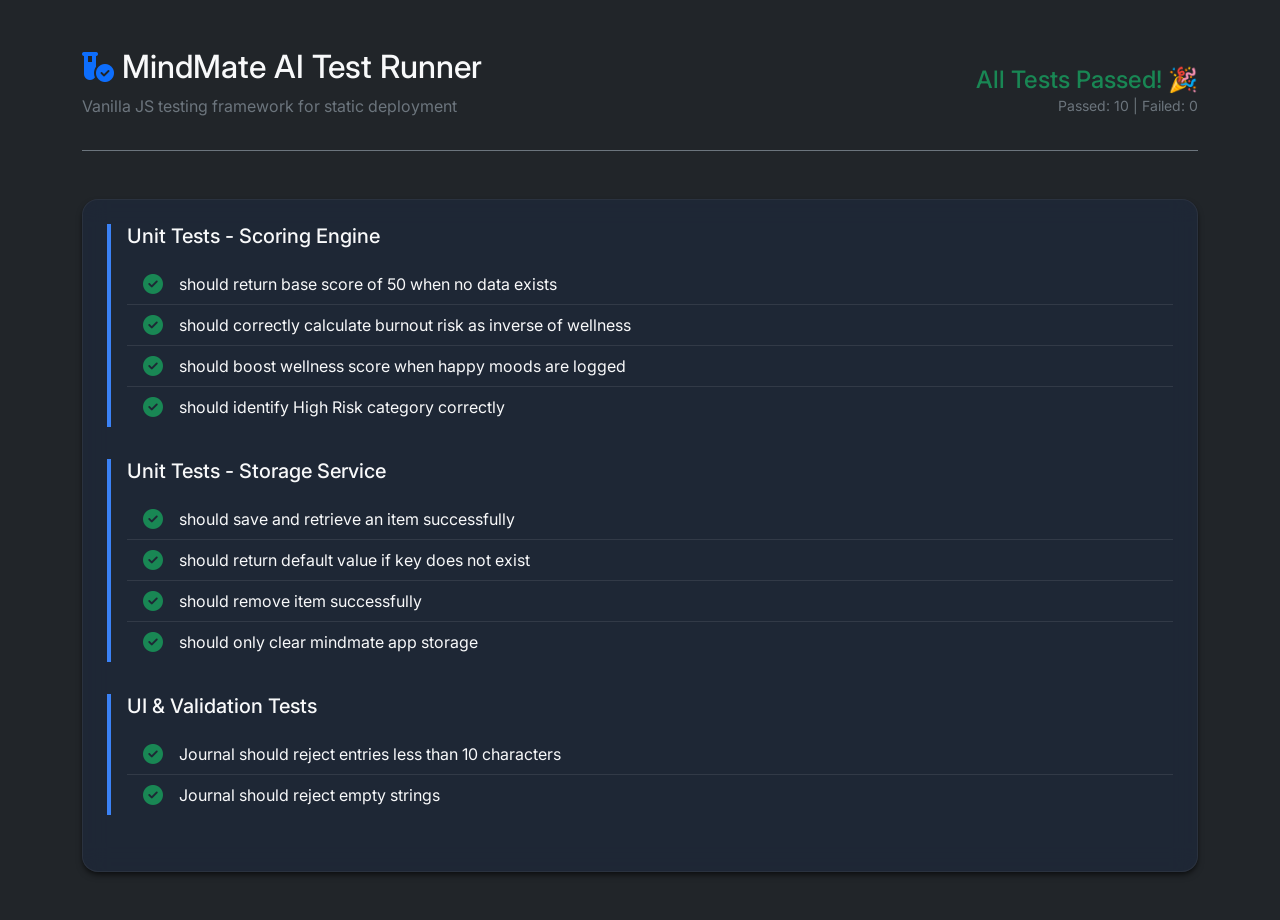
<file: tests/index.html>
<!DOCTYPE html>
<html lang="en" data-theme="dark">
<head>
    <meta charset="UTF-8">
    <meta name="viewport" content="width=device-width, initial-scale=1.0">
    <title>MindMate AI | Test Suite</title>
    <link href="https://cdn.jsdelivr.net/npm/bootstrap@5.3.2/dist/css/bootstrap.min.css" rel="stylesheet">
    <link rel="stylesheet" href="https://cdnjs.cloudflare.com/ajax/libs/font-awesome/6.4.0/css/all.min.css">
    <link rel="stylesheet" href="../assets/css/main.css">
    <style>
        .test-pass { color: var(--bs-success); }
        .test-fail { color: var(--bs-danger); }
        .test-suite { border-left: 4px solid var(--accent-primary); margin-bottom: 2rem; }
    </style>
</head>
<body class="bg-dark text-light p-5">
    <div class="container max-w-4xl mx-auto">
        <header class="d-flex justify-content-between align-items-center mb-5 pb-3 border-bottom border-secondary">
            <div>
                <h1 class="h2"><i class="fa-solid fa-vial-circle-check text-primary me-2"></i>MindMate AI Test Runner</h1>
                <p class="text-secondary">Vanilla JS testing framework for static deployment</p>
            </div>
            <div class="text-end">
                <div class="h4 mb-0" id="overall-status">Running Tests...</div>
                <div class="small text-secondary" id="test-counts">Passed: 0 | Failed: 0</div>
            </div>
        </header>

        <div id="test-results" class="glass-card p-4"></div>
    </div>

    <!-- The Testing Framework and Test Execution -->
    <script type="module">
        import { runAllTests } from './runner.js';
        
        document.addEventListener('DOMContentLoaded', async () => {
            const resultsContainer = document.getElementById('test-results');
            let passedCount = 0;
            let failedCount = 0;

            const renderResult = (suiteName, results) => {
                const suiteDiv = document.createElement('div');
                suiteDiv.className = 'test-suite ps-3';
                
                const title = document.createElement('h3');
                title.className = 'h5 mb-3';
                title.textContent = suiteName;
                suiteDiv.appendChild(title);

                const ul = document.createElement('ul');
                ul.className = 'list-group list-group-flush bg-transparent';

                results.forEach(res => {
                    const li = document.createElement('li');
                    li.className = 'list-group-item bg-transparent text-light border-secondary border-opacity-25 d-flex align-items-center gap-3';
                    
                    if (res.passed) {
                        passedCount++;
                        li.innerHTML = `<i class="fa-solid fa-circle-check test-pass fs-5"></i> <span>${res.name}</span>`;
                    } else {
                        failedCount++;
                        li.innerHTML = `
                            <i class="fa-solid fa-circle-xmark test-fail fs-5"></i> 
                            <div>
                                <div class="fw-bold">${res.name}</div>
                                <div class="small text-danger font-monospace mt-1">${res.error}</div>
                            </div>
                        `;
                    }
                    ul.appendChild(li);
                });

                suiteDiv.appendChild(ul);
                resultsContainer.appendChild(suiteDiv);
            };

            // Execute all tests
            const allResults = await runAllTests();
            
            // Render results
            for (const [suiteName, results] of Object.entries(allResults)) {
                renderResult(suiteName, results);
            }

            // Update Header
            document.getElementById('test-counts').textContent = `Passed: ${passedCount} | Failed: ${failedCount}`;
            const statusEl = document.getElementById('overall-status');
            if (failedCount === 0) {
                statusEl.textContent = "All Tests Passed! 🎉";
                statusEl.className = "h4 mb-0 text-success";
            } else {
                statusEl.textContent = "Tests Failed ⚠️";
                statusEl.className = "h4 mb-0 text-danger";
            }
        });
    </script>
</body>
</html>
</file>
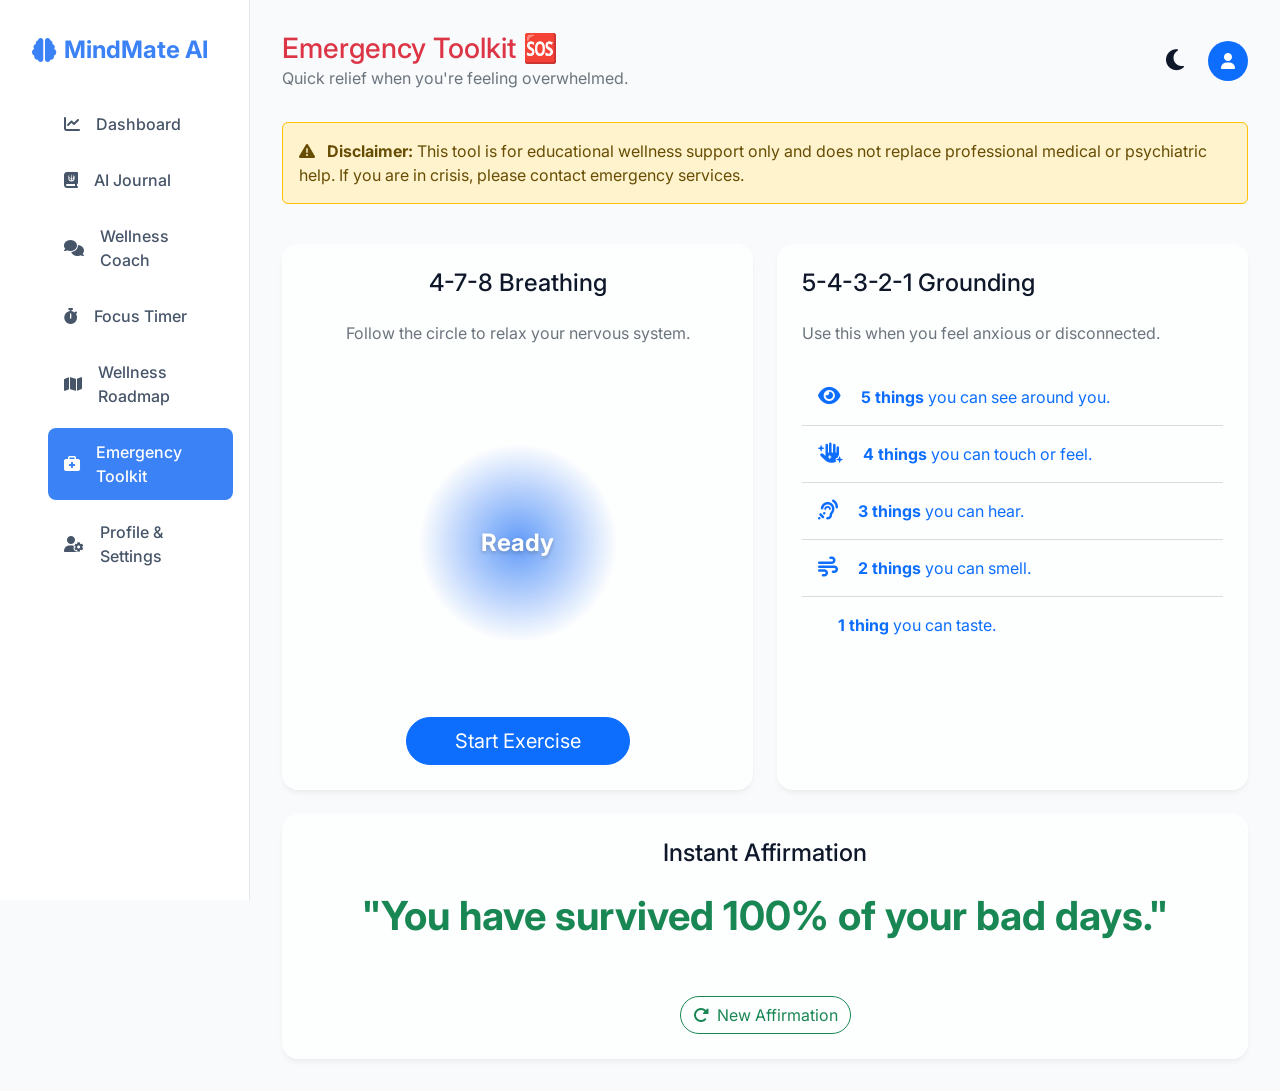
<file: emergency.html>
<!DOCTYPE html>
<html lang="en" data-theme="dark">
<head>
    <meta charset="UTF-8">
    <meta name="viewport" content="width=device-width, initial-scale=1.0">
    <title>Emergency Toolkit | MindMate AI</title>
    <meta name="description" content="Quick wellness interventions and emergency toolkit for immediate stress relief.">
    
    <link href="https://cdn.jsdelivr.net/npm/bootstrap@5.3.2/dist/css/bootstrap.min.css" rel="stylesheet">
    <link href="https://unpkg.com/aos@2.3.1/dist/aos.css" rel="stylesheet">
    <link rel="stylesheet" href="https://cdnjs.cloudflare.com/ajax/libs/font-awesome/6.4.0/css/all.min.css">
    <link rel="stylesheet" href="assets/css/main.css">
    
    <style>
        .breathing-circle {
            width: 200px;
            height: 200px;
            border-radius: 50%;
            background: radial-gradient(circle, var(--accent-primary) 0%, transparent 70%);
            margin: 0 auto;
            opacity: 0.8;
            transition: transform 4s ease-in-out, opacity 4s ease-in-out;
            display: flex;
            align-items: center;
            justify-content: center;
            color: white;
            font-weight: bold;
            font-size: 1.5rem;
            text-shadow: 0 2px 4px rgba(0,0,0,0.3);
        }

        .breathe-in {
            transform: scale(1.5);
            opacity: 1;
        }

        .breathe-out {
            transform: scale(0.8);
            opacity: 0.5;
        }
    </style>
</head>
<body>
    <a href="#main-content" class="skip-to-content">Skip to main content</a>

    <div class="app-container">
        <!-- Sidebar Navigation -->
        <nav class="sidebar" aria-label="Main Navigation">
            <div class="sidebar-header">
                <i class="fa-solid fa-brain"></i>
                MindMate AI
            </div>
            
            <ul class="nav-menu">
                <li class="nav-item">
                    <a href="index.html">
                        <i class="fa-solid fa-chart-line"></i> Dashboard
                    </a>
                </li>
                <li class="nav-item">
                    <a href="journal.html">
                        <i class="fa-solid fa-book-journal-whills"></i> AI Journal
                    </a>
                </li>
                <li class="nav-item">
                    <a href="chat.html">
                        <i class="fa-solid fa-comments"></i> Wellness Coach
                    </a>
                </li>
                <li class="nav-item">
                    <a href="focus.html">
                        <i class="fa-solid fa-stopwatch"></i> Focus Timer
                    </a>
                </li>
                <li class="nav-item">
                    <a href="roadmap.html">
                        <i class="fa-solid fa-map"></i> Wellness Roadmap
                    </a>
                </li>
                <li class="nav-item">
                    <a href="emergency.html" class="active" aria-current="page">
                        <i class="fa-solid fa-briefcase-medical"></i> Emergency Toolkit
                    </a>
                </li>
                <li class="nav-item">
                    <a href="profile.html">
                        <i class="fa-solid fa-user-gear"></i> Profile & Settings
                    </a>
                </li>
            </ul>
        </nav>

        <main id="main-content" class="main-content" tabindex="-1">
            <header class="topbar">
                <div>
                    <h1 class="h3 mb-0 text-danger">Emergency Toolkit 🆘</h1>
                    <p class="text-secondary mb-0">Quick relief when you're feeling overwhelmed.</p>
                </div>
                
                <div class="d-flex align-items-center gap-3">
                    <button id="theme-toggle" class="theme-toggle-btn" aria-label="Toggle dark/light theme">
                        <i class="fa-solid fa-moon"></i>
                    </button>
                    <a href="profile.html" class="rounded-circle bg-primary text-white d-flex align-items-center justify-content-center text-decoration-none" style="width: 40px; height: 40px;" title="Profile">
                        <span id="avatar-initial" class="fw-bold"><i class="fa-solid fa-user"></i></span>
                    </a>
                </div>
            </header>

            <div class="container-fluid px-0">
                
                <div class="alert alert-warning border-warning" role="alert">
                    <i class="fa-solid fa-triangle-exclamation me-2"></i>
                    <strong>Disclaimer:</strong> This tool is for educational wellness support only and does not replace professional medical or psychiatric help. If you are in crisis, please contact emergency services.
                </div>

                <div class="row g-4 mt-2">
                    <!-- 4-7-8 Breathing Exercise -->
                    <div class="col-12 col-lg-6" data-aos="fade-up">
                        <div class="glass-card p-4 h-100 text-center">
                            <h2 class="h4 mb-4">4-7-8 Breathing</h2>
                            <p class="text-secondary mb-5">Follow the circle to relax your nervous system.</p>
                            
                            <div class="breathing-container mb-4" style="height: 300px; display: flex; align-items: center;">
                                <div class="breathing-circle" id="breathing-circle">Ready</div>
                            </div>
                            
                            <button class="btn btn-primary btn-lg rounded-pill px-5" id="btn-breathe">
                                Start Exercise
                            </button>
                        </div>
                    </div>

                    <!-- Grounding Techniques -->
                    <div class="col-12 col-lg-6" data-aos="fade-up" data-aos-delay="100">
                        <div class="glass-card p-4 h-100">
                            <h2 class="h4 mb-4">5-4-3-2-1 Grounding</h2>
                            <p class="text-secondary mb-4">Use this when you feel anxious or disconnected.</p>
                            
                            <ul class="list-group list-group-flush bg-transparent">
                                <li class="list-group-item bg-transparent text-primary border-secondary border-opacity-25 py-3">
                                    <i class="fa-solid fa-eye me-3 fs-5"></i>
                                    <strong>5 things</strong> you can see around you.
                                </li>
                                <li class="list-group-item bg-transparent text-primary border-secondary border-opacity-25 py-3">
                                    <i class="fa-solid fa-hand-sparkles me-3 fs-5"></i>
                                    <strong>4 things</strong> you can touch or feel.
                                </li>
                                <li class="list-group-item bg-transparent text-primary border-secondary border-opacity-25 py-3">
                                    <i class="fa-solid fa-ear-listen me-3 fs-5"></i>
                                    <strong>3 things</strong> you can hear.
                                </li>
                                <li class="list-group-item bg-transparent text-primary border-secondary border-opacity-25 py-3">
                                    <i class="fa-solid fa-wind me-3 fs-5"></i>
                                    <strong>2 things</strong> you can smell.
                                </li>
                                <li class="list-group-item bg-transparent text-primary border-secondary border-opacity-25 py-3">
                                    <i class="fa-solid fa-tongue me-3 fs-5"></i>
                                    <strong>1 thing</strong> you can taste.
                                </li>
                            </ul>
                        </div>
                    </div>

                    <!-- Positive Affirmations -->
                    <div class="col-12" data-aos="fade-up" data-aos-delay="200">
                        <div class="glass-card p-4 text-center">
                            <h2 class="h4 mb-4">Instant Affirmation</h2>
                            <h3 class="display-6 fw-bold text-success mb-4" id="affirmation-text" style="min-height: 80px;">
                                "You have survived 100% of your bad days."
                            </h3>
                            <button class="btn btn-outline-success rounded-pill" id="btn-affirmation">
                                <i class="fa-solid fa-rotate-right me-2"></i>New Affirmation
                            </button>
                        </div>
                    </div>
                </div>
            </div>
        </main>
    </div>

    <script src="https://cdn.jsdelivr.net/npm/bootstrap@5.3.2/dist/js/bootstrap.bundle.min.js"></script>
    <script src="https://unpkg.com/aos@2.3.1/dist/aos.js"></script>
    
    <script type="module">
        import { ThemeManager } from './src/config/theme.js';

        document.addEventListener('DOMContentLoaded', () => {
            AOS.init({ duration: 800, once: true });
            ThemeManager.init();

            const themeToggleBtn = document.getElementById('theme-toggle');
            if (themeToggleBtn) {
                themeToggleBtn.addEventListener('click', () => {
                    const newTheme = ThemeManager.toggleTheme();
                    themeToggleBtn.querySelector('i').className = newTheme === 'dark' ? 'fa-solid fa-sun' : 'fa-solid fa-moon';
                });
                const currentTheme = document.documentElement.getAttribute('data-theme');
                themeToggleBtn.querySelector('i').className = currentTheme === 'dark' ? 'fa-solid fa-sun' : 'fa-solid fa-moon';
            }

            // Breathing Logic
            const circle = document.getElementById('breathing-circle');
            const btnBreathe = document.getElementById('btn-breathe');
            let isBreathing = false;
            let breatheTimeout;

            const runBreathingCycle = () => {
                circle.textContent = "Breathe In";
                circle.className = "breathing-circle breathe-in";
                
                breatheTimeout = setTimeout(() => {
                    if(!isBreathing) return;
                    circle.textContent = "Hold";
                    
                    breatheTimeout = setTimeout(() => {
                        if(!isBreathing) return;
                        circle.textContent = "Breathe Out";
                        circle.className = "breathing-circle breathe-out";
                        
                        breatheTimeout = setTimeout(() => {
                            if(isBreathing) runBreathingCycle();
                        }, 8000); // Exhale 8s
                    }, 7000); // Hold 7s
                }, 4000); // Inhale 4s
            };

            btnBreathe.addEventListener('click', () => {
                if(isBreathing) {
                    isBreathing = false;
                    clearTimeout(breatheTimeout);
                    circle.className = "breathing-circle";
                    circle.textContent = "Ready";
                    btnBreathe.textContent = "Start Exercise";
                    btnBreathe.classList.replace("btn-danger", "btn-primary");
                } else {
                    isBreathing = true;
                    btnBreathe.textContent = "Stop";
                    btnBreathe.classList.replace("btn-primary", "btn-danger");
                    runBreathingCycle();
                }
            });

            // Affirmations
            const affirmations = [
                "Your worth is not defined by an exam score.",
                "You are capable of doing difficult things.",
                "Resting is a productive part of the process.",
                "You have survived 100% of your bad days.",
                "Take it one step, one chapter, one day at a time.",
                "Your potential is endless.",
                "It's okay not to be okay."
            ];

            const textAffirmation = document.getElementById('affirmation-text');
            document.getElementById('btn-affirmation').addEventListener('click', () => {
                const rand = affirmations[Math.floor(Math.random() * affirmations.length)];
                textAffirmation.style.opacity = 0;
                setTimeout(() => {
                    textAffirmation.textContent = `"${rand}"`;
                    textAffirmation.style.transition = "opacity 0.5s";
                    textAffirmation.style.opacity = 1;
                }, 300);
            });
        });
    </script>
</body>
</html>
</file>
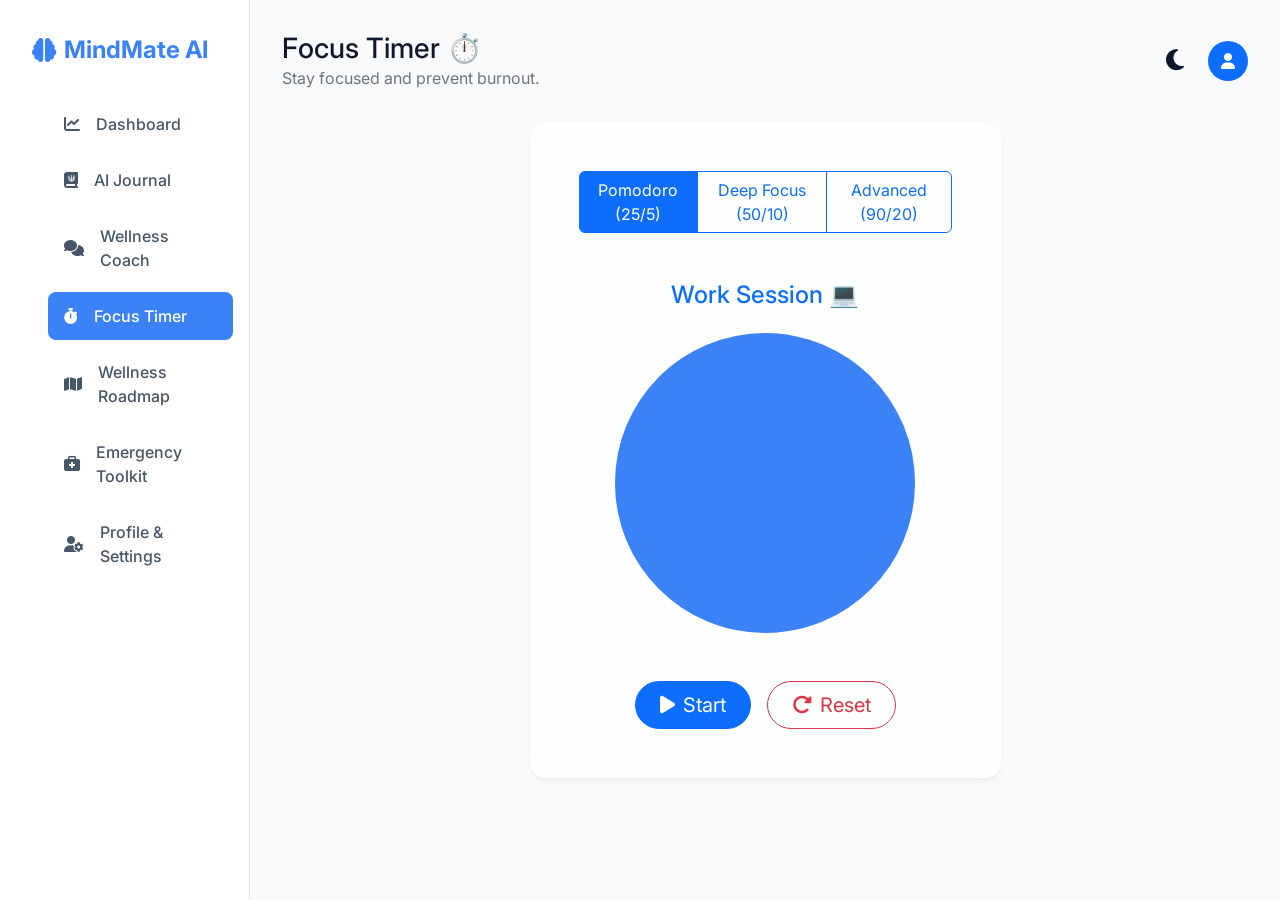
<file: focus.html>
<!DOCTYPE html>
<html lang="en" data-theme="dark">
<head>
    <meta charset="UTF-8">
    <meta name="viewport" content="width=device-width, initial-scale=1.0">
    <title>Focus Timer | MindMate AI</title>
    <meta name="description" content="MindMate AI Focus Timer for improved productivity.">
    
    <link href="https://cdn.jsdelivr.net/npm/bootstrap@5.3.2/dist/css/bootstrap.min.css" rel="stylesheet">
    <link href="https://unpkg.com/aos@2.3.1/dist/aos.css" rel="stylesheet">
    <link rel="stylesheet" href="https://cdnjs.cloudflare.com/ajax/libs/font-awesome/6.4.0/css/all.min.css">
    <link rel="stylesheet" href="assets/css/main.css">
    
    <style>
        .timer-display {
            font-size: 6rem;
            font-weight: 700;
            font-variant-numeric: tabular-nums;
            color: var(--accent-primary);
        }
        .timer-circle {
            width: 300px;
            height: 300px;
            border-radius: 50%;
            border: 8px solid var(--border-color);
            display: flex;
            align-items: center;
            justify-content: center;
            margin: 0 auto;
            position: relative;
        }
        .timer-progress {
            position: absolute;
            top: -8px; left: -8px; right: -8px; bottom: -8px;
            border-radius: 50%;
            border: 8px solid var(--accent-primary);
            clip-path: polygon(50% 50%, 50% 0%, 100% 0%, 100% 100%, 0% 100%, 0% 0%, 50% 0%);
            transition: clip-path 1s linear;
        }
    </style>
</head>
<body>
    <a href="#main-content" class="skip-to-content">Skip to main content</a>

    <div class="app-container">
        <!-- Sidebar Navigation -->
        <nav class="sidebar" aria-label="Main Navigation">
            <div class="sidebar-header">
                <i class="fa-solid fa-brain"></i>
                MindMate AI
            </div>
            
            <ul class="nav-menu">
                <li class="nav-item">
                    <a href="index.html">
                        <i class="fa-solid fa-chart-line"></i> Dashboard
                    </a>
                </li>
                <li class="nav-item">
                    <a href="journal.html">
                        <i class="fa-solid fa-book-journal-whills"></i> AI Journal
                    </a>
                </li>
                <li class="nav-item">
                    <a href="chat.html">
                        <i class="fa-solid fa-comments"></i> Wellness Coach
                    </a>
                </li>
                <li class="nav-item">
                    <a href="focus.html" class="active" aria-current="page">
                        <i class="fa-solid fa-stopwatch"></i> Focus Timer
                    </a>
                </li>
                <li class="nav-item">
                    <a href="roadmap.html">
                        <i class="fa-solid fa-map"></i> Wellness Roadmap
                    </a>
                </li>
                <li class="nav-item">
                    <a href="emergency.html">
                        <i class="fa-solid fa-briefcase-medical"></i> Emergency Toolkit
                    </a>
                </li>
                <li class="nav-item">
                    <a href="profile.html">
                        <i class="fa-solid fa-user-gear"></i> Profile & Settings
                    </a>
                </li>
            </ul>
        </nav>

        <main id="main-content" class="main-content" tabindex="-1">
            <header class="topbar">
                <div>
                    <h1 class="h3 mb-0">Focus Timer ⏱️</h1>
                    <p class="text-secondary mb-0">Stay focused and prevent burnout.</p>
                </div>
                
                <div class="d-flex align-items-center gap-3">
                    <button id="theme-toggle" class="theme-toggle-btn" aria-label="Toggle dark/light theme">
                        <i class="fa-solid fa-moon"></i>
                    </button>
                    <a href="profile.html" class="rounded-circle bg-primary text-white d-flex align-items-center justify-content-center text-decoration-none" style="width: 40px; height: 40px;" title="Profile">
                        <span id="avatar-initial" class="fw-bold"><i class="fa-solid fa-user"></i></span>
                    </a>
                </div>
            </header>

            <div class="container-fluid px-0">
                <div class="row justify-content-center">
                    <div class="col-12 col-md-8 col-lg-6" data-aos="zoom-in">
                        <div class="glass-card p-5 text-center">
                            <!-- Mode Selector -->
                            <div class="btn-group mb-5" role="group" aria-label="Timer Modes" id="mode-selector">
                                <input type="radio" class="btn-check" name="btnradio" id="btn-pomodoro" autocomplete="off" checked data-mode="POMODORO">
                                <label class="btn btn-outline-primary" for="btn-pomodoro">Pomodoro (25/5)</label>

                                <input type="radio" class="btn-check" name="btnradio" id="btn-deep" autocomplete="off" data-mode="DEEP_FOCUS">
                                <label class="btn btn-outline-primary" for="btn-deep">Deep Focus (50/10)</label>

                                <input type="radio" class="btn-check" name="btnradio" id="btn-advanced" autocomplete="off" data-mode="ADVANCED">
                                <label class="btn btn-outline-primary" for="btn-advanced">Advanced (90/20)</label>
                            </div>

                            <h2 id="session-status" class="h4 mb-4 text-secondary">Work Session</h2>

                            <!-- Timer Display -->
                            <div class="timer-circle mb-5">
                                <div class="timer-progress" id="timer-progress"></div>
                                <div class="timer-display" id="time-display" aria-live="polite">25:00</div>
                            </div>

                            <!-- Controls -->
                            <div class="d-flex justify-content-center gap-3">
                                <button class="btn btn-primary btn-lg rounded-pill px-4" id="btn-start">
                                    <i class="fa-solid fa-play me-2"></i>Start
                                </button>
                                <button class="btn btn-secondary btn-lg rounded-pill px-4 d-none" id="btn-pause">
                                    <i class="fa-solid fa-pause me-2"></i>Pause
                                </button>
                                <button class="btn btn-outline-danger btn-lg rounded-pill px-4" id="btn-reset">
                                    <i class="fa-solid fa-rotate-right me-2"></i>Reset
                                </button>
                            </div>
                        </div>
                    </div>
                </div>
            </div>
        </main>
    </div>

    <!-- Audio for timer completion -->
    <audio id="alert-sound" src="https://assets.mixkit.co/active_storage/sfx/2869/2869-preview.mp3" preload="auto"></audio>

    <script src="https://cdn.jsdelivr.net/npm/bootstrap@5.3.2/dist/js/bootstrap.bundle.min.js"></script>
    <script src="https://unpkg.com/aos@2.3.1/dist/aos.js"></script>
    
    <!-- Focus Timer specific app script -->
    <script type="module">
        import { ThemeManager } from './src/config/theme.js';
        import { FocusTimer } from './src/features/focus/focusTimer.js';

        document.addEventListener('DOMContentLoaded', () => {
            AOS.init({ duration: 800, once: true });
            ThemeManager.init();

            // Theme Toggle
            const themeToggleBtn = document.getElementById('theme-toggle');
            if (themeToggleBtn) {
                themeToggleBtn.addEventListener('click', () => {
                    const newTheme = ThemeManager.toggleTheme();
                    themeToggleBtn.querySelector('i').className = newTheme === 'dark' ? 'fa-solid fa-sun' : 'fa-solid fa-moon';
                });
                const currentTheme = document.documentElement.getAttribute('data-theme');
                themeToggleBtn.querySelector('i').className = currentTheme === 'dark' ? 'fa-solid fa-sun' : 'fa-solid fa-moon';
            }

            // Timer Elements
            const display = document.getElementById('time-display');
            const progress = document.getElementById('timer-progress');
            const status = document.getElementById('session-status');
            const btnStart = document.getElementById('btn-start');
            const btnPause = document.getElementById('btn-pause');
            const btnReset = document.getElementById('btn-reset');
            const audio = document.getElementById('alert-sound');

            // Timer Callbacks
            const onTick = (timeLeft, totalTime) => {
                display.textContent = FocusTimer.formatTime(timeLeft);
                // Calculate polygon for circle progress
                const percentage = timeLeft / totalTime;
                // A very simplified visual indicator could be scaling or changing opacity,
                // Full circular progress via clip-path requires JS math, or we can use conic-gradient
                progress.style.background = `conic-gradient(var(--accent-primary) ${percentage * 360}deg, transparent 0)`;
                progress.style.clipPath = 'none'; // reset previous clip-path approach
                progress.style.border = 'none';
            };

            const onComplete = (isBreak) => {
                audio.play().catch(e => console.log('Audio play failed', e));
                alert(isBreak ? "Work session complete! Time for a break." : "Break is over! Time to focus.");
                updateButtons(false);
            };

            const onModeChange = (modeKey, isBreak) => {
                status.textContent = isBreak ? "Break Time ☕" : "Work Session 💻";
                status.className = isBreak ? "h4 mb-4 text-success" : "h4 mb-4 text-primary";
                updateButtons(false);
            };

            FocusTimer.init(onTick, onComplete, onModeChange);

            // Controls
            const updateButtons = (isRunning) => {
                if (isRunning) {
                    btnStart.classList.add('d-none');
                    btnPause.classList.remove('d-none');
                } else {
                    btnStart.classList.remove('d-none');
                    btnPause.classList.add('d-none');
                }
            };

            btnStart.addEventListener('click', () => {
                FocusTimer.start();
                updateButtons(true);
            });

            btnPause.addEventListener('click', () => {
                FocusTimer.pause();
                updateButtons(false);
            });

            btnReset.addEventListener('click', () => {
                FocusTimer.stop();
                updateButtons(false);
            });

            // Mode Selector
            document.querySelectorAll('#mode-selector input').forEach(input => {
                input.addEventListener('change', (e) => {
                    FocusTimer.setMode(e.target.dataset.mode);
                    updateButtons(false);
                });
            });
        });
    </script>
</body>
</html>
</file>
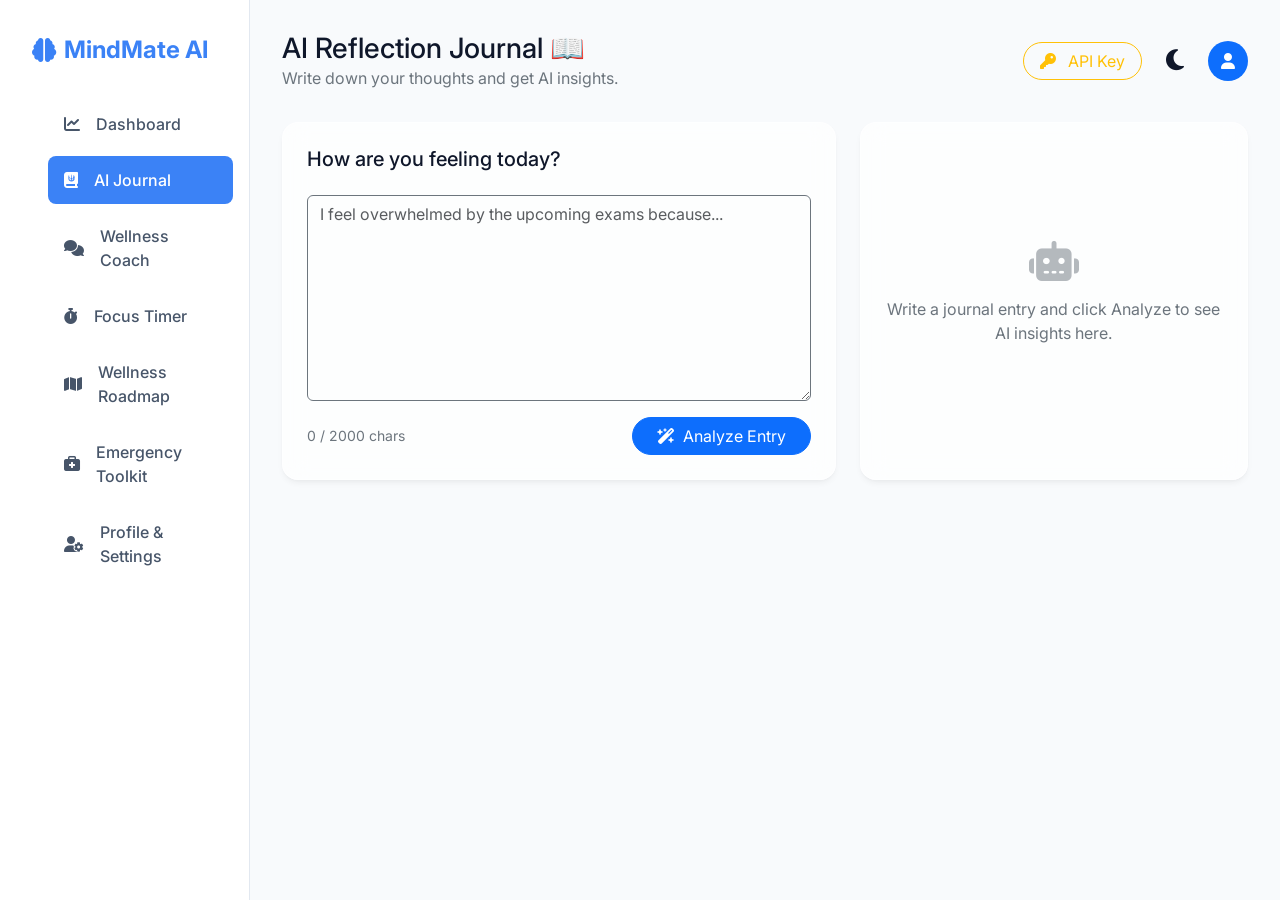
<file: journal.html>
<!DOCTYPE html>
<html lang="en" data-theme="dark">
<head>
    <meta charset="UTF-8">
    <meta name="viewport" content="width=device-width, initial-scale=1.0">
    <title>AI Reflection Journal | MindMate AI</title>
    <meta name="description" content="AI powered journal to analyze stress and provide wellness insights.">
    
    <link href="https://cdn.jsdelivr.net/npm/bootstrap@5.3.2/dist/css/bootstrap.min.css" rel="stylesheet">
    <link href="https://unpkg.com/aos@2.3.1/dist/aos.css" rel="stylesheet">
    <link rel="stylesheet" href="https://cdnjs.cloudflare.com/ajax/libs/font-awesome/6.4.0/css/all.min.css">
    <link rel="stylesheet" href="assets/css/main.css">
</head>
<body>
    <a href="#main-content" class="skip-to-content">Skip to main content</a>

    <!-- API Key Modal -->
    <div class="modal fade" id="apiKeyModal" tabindex="-1" aria-labelledby="apiKeyModalLabel" aria-hidden="true">
      <div class="modal-dialog">
        <div class="modal-content glass-card">
          <div class="modal-header border-secondary border-opacity-25">
            <h5 class="modal-title" id="apiKeyModalLabel"><i class="fa-solid fa-key me-2 text-warning"></i>Gemini API Key Required</h5>
            <button type="button" class="btn-close btn-close-white" data-bs-dismiss="modal" aria-label="Close"></button>
          </div>
          <div class="modal-body">
            <p class="text-secondary mb-3">To use AI features, please provide your Google Gemini API key. It is stored securely in your browser's local storage and never sent to our servers.</p>
            <input type="password" id="input-api-key" class="form-control bg-transparent text-primary border-secondary" placeholder="AIzaSy...">
          </div>
          <div class="modal-footer border-secondary border-opacity-25">
            <button type="button" class="btn btn-secondary" data-bs-dismiss="modal">Close</button>
            <button type="button" class="btn btn-primary" id="btn-save-key">Save Key</button>
          </div>
        </div>
      </div>
    </div>

    <div class="app-container">
        <!-- Sidebar Navigation -->
        <nav class="sidebar" aria-label="Main Navigation">
            <div class="sidebar-header">
                <i class="fa-solid fa-brain"></i>
                MindMate AI
            </div>
            
            <ul class="nav-menu">
                <li class="nav-item">
                    <a href="index.html">
                        <i class="fa-solid fa-chart-line"></i> Dashboard
                    </a>
                </li>
                <li class="nav-item">
                    <a href="journal.html" class="active" aria-current="page">
                        <i class="fa-solid fa-book-journal-whills"></i> AI Journal
                    </a>
                </li>
                <li class="nav-item">
                    <a href="chat.html">
                        <i class="fa-solid fa-comments"></i> Wellness Coach
                    </a>
                </li>
                <li class="nav-item">
                    <a href="focus.html">
                        <i class="fa-solid fa-stopwatch"></i> Focus Timer
                    </a>
                </li>
                <li class="nav-item">
                    <a href="roadmap.html">
                        <i class="fa-solid fa-map"></i> Wellness Roadmap
                    </a>
                </li>
                <li class="nav-item">
                    <a href="emergency.html">
                        <i class="fa-solid fa-briefcase-medical"></i> Emergency Toolkit
                    </a>
                </li>
                <li class="nav-item">
                    <a href="profile.html">
                        <i class="fa-solid fa-user-gear"></i> Profile & Settings
                    </a>
                </li>
            </ul>
        </nav>

        <main id="main-content" class="main-content" tabindex="-1">
            <header class="topbar">
                <div>
                    <h1 class="h3 mb-0">AI Reflection Journal 📖</h1>
                    <p class="text-secondary mb-0">Write down your thoughts and get AI insights.</p>
                </div>
                
                <div class="d-flex align-items-center gap-3">
                    <button class="btn btn-outline-warning rounded-pill px-3" data-bs-toggle="modal" data-bs-target="#apiKeyModal">
                        <i class="fa-solid fa-key me-2"></i> API Key
                    </button>
                    <button id="theme-toggle" class="theme-toggle-btn" aria-label="Toggle dark/light theme">
                        <i class="fa-solid fa-moon"></i>
                    </button>
                    <a href="profile.html" class="rounded-circle bg-primary text-white d-flex align-items-center justify-content-center text-decoration-none" style="width: 40px; height: 40px;" title="Profile">
                        <span id="avatar-initial" class="fw-bold"><i class="fa-solid fa-user"></i></span>
                    </a>
                </div>
            </header>

            <div class="container-fluid px-0">
                <div class="row g-4">
                    <!-- Journal Entry Area -->
                    <div class="col-12 col-lg-7" data-aos="fade-right">
                        <div class="glass-card p-4 h-100">
                            <h2 class="h5 mb-4">How are you feeling today?</h2>
                            
                            <div class="form-group mb-3">
                                <textarea id="journal-input" class="form-control bg-transparent text-primary border-secondary" rows="8" placeholder="I feel overwhelmed by the upcoming exams because..." aria-label="Journal entry input"></textarea>
                            </div>
                            
                            <div class="d-flex justify-content-between align-items-center">
                                <span class="text-secondary small" id="char-count">0 / 2000 chars</span>
                                <button class="btn btn-primary rounded-pill px-4" id="btn-analyze">
                                    <i class="fa-solid fa-wand-magic-sparkles me-2"></i>Analyze Entry
                                </button>
                            </div>

                            <!-- Loading indicator -->
                            <div id="loading-indicator" class="mt-4 d-none">
                                <div class="d-flex align-items-center gap-3">
                                    <div class="spinner-border text-primary" role="status">
                                        <span class="visually-hidden">Loading...</span>
                                    </div>
                                    <span class="text-secondary">Gemini is analyzing your thoughts...</span>
                                </div>
                            </div>

                            <div id="error-message" class="alert alert-danger mt-3 d-none"></div>
                        </div>
                    </div>

                    <!-- AI Insights Display -->
                    <div class="col-12 col-lg-5" data-aos="fade-left">
                        <div class="glass-card p-4 h-100 d-flex flex-column" id="insight-container">
                            <div class="text-center my-auto text-secondary" id="empty-state">
                                <i class="fa-solid fa-robot fs-1 mb-3 opacity-50"></i>
                                <p>Write a journal entry and click Analyze to see AI insights here.</p>
                            </div>
                            
                            <!-- Insight content will be injected here -->
                            <div id="insight-content" class="d-none">
                                <h3 class="h5 mb-3 text-primary"><i class="fa-solid fa-bolt me-2"></i>Emotion Summary</h3>
                                <p id="out-summary" class="mb-4">...</p>
                                
                                <div class="mb-4">
                                    <div class="d-flex justify-content-between mb-1">
                                        <span class="fw-bold">Stress Level</span>
                                        <span id="out-stress-val" class="text-warning fw-bold">0/100</span>
                                    </div>
                                    <div class="progress" style="height: 8px;">
                                        <div id="out-stress-bar" class="progress-bar bg-warning" role="progressbar" style="width: 0%"></div>
                                    </div>
                                </div>

                                <h3 class="h6 mb-2 text-primary"><i class="fa-solid fa-triangle-exclamation me-2"></i>Potential Triggers</h3>
                                <ul id="out-triggers" class="mb-4 text-secondary small">
                                    <!-- Triggers list -->
                                </ul>

                                <div class="p-3 bg-success bg-opacity-10 border border-success border-opacity-25 rounded mb-4">
                                    <h3 class="h6 text-success mb-2"><i class="fa-solid fa-heart me-2"></i>Positive Reinforcement</h3>
                                    <p id="out-positive" class="small mb-0 text-success opacity-75">...</p>
                                </div>

                                <h3 class="h6 mb-2 text-primary"><i class="fa-solid fa-list-check me-2"></i>Actionable Steps</h3>
                                <ul id="out-actions" class="mb-0 text-secondary small">
                                    <!-- Actions list -->
                                </ul>
                            </div>
                        </div>
                    </div>
                </div>
            </div>
        </main>
    </div>

    <script src="https://cdn.jsdelivr.net/npm/bootstrap@5.3.2/dist/js/bootstrap.bundle.min.js"></script>
    <script src="https://unpkg.com/aos@2.3.1/dist/aos.js"></script>
    
    <script type="module">
        import { ThemeManager } from './src/config/theme.js';
        import { GeminiAPI } from './src/core/api.js';
        import { AIJournal } from './src/features/journal/journal.js';

        document.addEventListener('DOMContentLoaded', () => {
            AOS.init({ duration: 800, once: true });
            ThemeManager.init();

            // Theme Toggle
            const themeToggleBtn = document.getElementById('theme-toggle');
            if (themeToggleBtn) {
                themeToggleBtn.addEventListener('click', () => {
                    const newTheme = ThemeManager.toggleTheme();
                    themeToggleBtn.querySelector('i').className = newTheme === 'dark' ? 'fa-solid fa-sun' : 'fa-solid fa-moon';
                });
            }

            // API Key Management
            const keyInput = document.getElementById('input-api-key');
            keyInput.value = GeminiAPI.getKey() || '';
            document.getElementById('btn-save-key').addEventListener('click', () => {
                GeminiAPI.setKey(keyInput.value);
                const modal = bootstrap.Modal.getInstance(document.getElementById('apiKeyModal'));
                modal.hide();
            });

            // Journal Logic
            const inputField = document.getElementById('journal-input');
            const charCount = document.getElementById('char-count');
            const btnAnalyze = document.getElementById('btn-analyze');
            const loading = document.getElementById('loading-indicator');
            const errorMsg = document.getElementById('error-message');
            
            const emptyState = document.getElementById('empty-state');
            const insightContent = document.getElementById('insight-content');

            inputField.addEventListener('input', () => {
                charCount.textContent = `${inputField.value.length} / 2000 chars`;
            });

            btnAnalyze.addEventListener('click', async () => {
                const text = inputField.value;
                if (!text || text.length < 10) {
                    errorMsg.textContent = "Please write a bit more before analyzing (minimum 10 characters).";
                    errorMsg.classList.remove('d-none');
                    return;
                }

                errorMsg.classList.add('d-none');
                loading.classList.remove('d-none');
                btnAnalyze.disabled = true;

                try {
                    const analysis = await AIJournal.analyzeEntry(text);
                    renderInsights(analysis);
                } catch (err) {
                    errorMsg.textContent = err.message;
                    errorMsg.classList.remove('d-none');
                } finally {
                    loading.classList.add('d-none');
                    btnAnalyze.disabled = false;
                }
            });

            function renderInsights(data) {
                emptyState.classList.add('d-none');
                insightContent.classList.remove('d-none');

                document.getElementById('out-summary').textContent = data.emotion_summary;
                
                document.getElementById('out-stress-val').textContent = `${data.stress_level}/100`;
                const stressBar = document.getElementById('out-stress-bar');
                stressBar.style.width = `${data.stress_level}%`;
                if(data.stress_level < 40) stressBar.className = 'progress-bar bg-success';
                else if(data.stress_level < 70) stressBar.className = 'progress-bar bg-warning';
                else stressBar.className = 'progress-bar bg-danger';

                const triggersList = document.getElementById('out-triggers');
                triggersList.innerHTML = '';
                (data.triggers || []).forEach(t => {
                    const li = document.createElement('li');
                    li.textContent = t;
                    triggersList.appendChild(li);
                });

                document.getElementById('out-positive').textContent = data.positive_reinforcement;

                const actionsList = document.getElementById('out-actions');
                actionsList.innerHTML = '';
                (data.actionable_suggestions || []).forEach(a => {
                    const li = document.createElement('li');
                    li.className = 'mb-2';
                    li.innerHTML = `<i class="fa-solid fa-arrow-right text-primary me-2"></i>${a}`;
                    actionsList.appendChild(li);
                });
            }
        });
    </script>
</body>
</html>
</file>
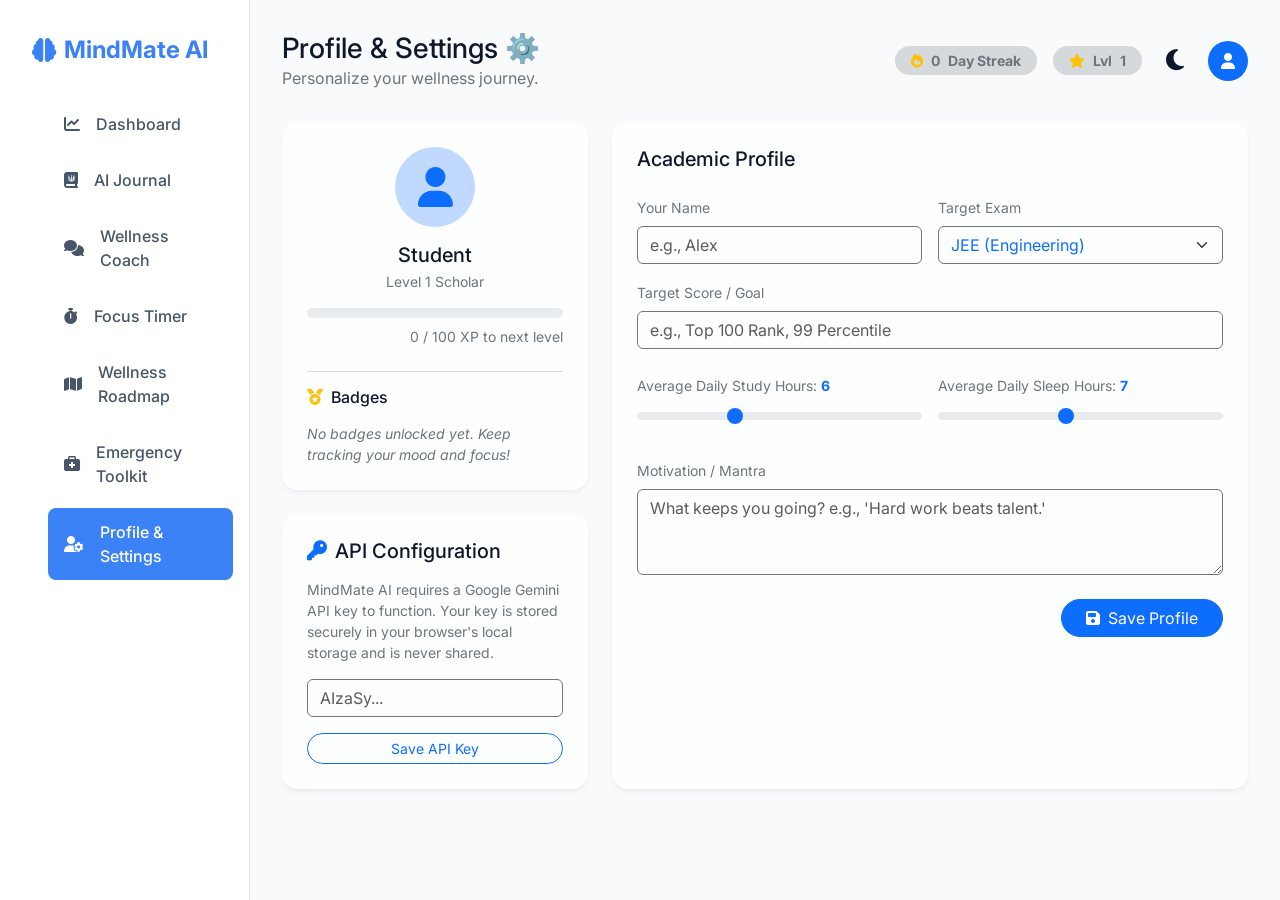
<file: profile.html>
<!DOCTYPE html>
<html lang="en" data-theme="dark">
<head>
    <meta charset="UTF-8">
    <meta name="viewport" content="width=device-width, initial-scale=1.0">
    <title>User Profile & Settings | MindMate AI</title>
    <meta name="description" content="Manage your MindMate AI profile, academic goals, and API settings.">
    
    <link href="https://cdn.jsdelivr.net/npm/bootstrap@5.3.2/dist/css/bootstrap.min.css" rel="stylesheet">
    <link href="https://unpkg.com/aos@2.3.1/dist/aos.css" rel="stylesheet">
    <link rel="stylesheet" href="https://cdnjs.cloudflare.com/ajax/libs/font-awesome/6.4.0/css/all.min.css">
    <link rel="stylesheet" href="assets/css/main.css">
</head>
<body>
    <a href="#main-content" class="skip-to-content">Skip to main content</a>

    <div class="app-container">
        <!-- Sidebar Navigation -->
        <nav class="sidebar" aria-label="Main Navigation">
            <div class="sidebar-header">
                <i class="fa-solid fa-brain"></i>
                MindMate AI
            </div>
            
            <ul class="nav-menu">
                <li class="nav-item"><a href="index.html"><i class="fa-solid fa-chart-line"></i> Dashboard</a></li>
                <li class="nav-item"><a href="journal.html"><i class="fa-solid fa-book-journal-whills"></i> AI Journal</a></li>
                <li class="nav-item"><a href="chat.html"><i class="fa-solid fa-comments"></i> Wellness Coach</a></li>
                <li class="nav-item"><a href="focus.html"><i class="fa-solid fa-stopwatch"></i> Focus Timer</a></li>
                <li class="nav-item"><a href="roadmap.html"><i class="fa-solid fa-map"></i> Wellness Roadmap</a></li>
                <li class="nav-item"><a href="emergency.html"><i class="fa-solid fa-briefcase-medical"></i> Emergency Toolkit</a></li>
                <li class="nav-item"><a href="profile.html" class="active" aria-current="page"><i class="fa-solid fa-user-gear"></i> Profile & Settings</a></li>
            </ul>
        </nav>

        <main id="main-content" class="main-content" tabindex="-1">
            <header class="topbar">
                <div>
                    <h1 class="h3 mb-0">Profile & Settings ⚙️</h1>
                    <p class="text-secondary mb-0">Personalize your wellness journey.</p>
                </div>
                
                <div class="d-flex align-items-center gap-3">
                    <div class="d-none d-md-flex align-items-center gap-2 bg-secondary bg-opacity-25 rounded-pill px-3 py-1 text-secondary small fw-bold">
                        <i class="fa-solid fa-fire text-warning"></i> <span id="streak-display">0</span> Day Streak
                    </div>
                    <div class="d-none d-md-flex align-items-center gap-2 bg-secondary bg-opacity-25 rounded-pill px-3 py-1 text-secondary small fw-bold">
                        <i class="fa-solid fa-star text-warning"></i> Lvl <span id="level-display">1</span>
                    </div>
                    <button id="theme-toggle" class="theme-toggle-btn" aria-label="Toggle dark/light theme">
                        <i class="fa-solid fa-moon"></i>
                    </button>
                    <!-- User avatar -->
                    <a href="profile.html" class="rounded-circle bg-primary text-white d-flex align-items-center justify-content-center text-decoration-none" style="width: 40px; height: 40px;" title="Profile">
                        <span id="avatar-initial" class="fw-bold"><i class="fa-solid fa-user"></i></span>
                    </a>
                </div>
            </header>

            <div class="container-fluid px-0">
                <div class="row g-4">
                    <!-- Left Column: Gamification & API Settings -->
                    <div class="col-12 col-lg-4 d-flex flex-column gap-4">
                        
                        <!-- Gamification Overview -->
                        <div class="glass-card p-4 text-center" data-aos="fade-up">
                            <div class="rounded-circle bg-primary bg-opacity-25 text-primary mx-auto d-flex align-items-center justify-content-center mb-3" style="width: 80px; height: 80px;">
                                <i class="fa-solid fa-user fs-1"></i>
                            </div>
                            <h2 class="h5 mb-1" id="display-name">Student</h2>
                            <p class="text-secondary small mb-3">Level <span id="display-level">1</span> Scholar</p>
                            
                            <div class="progress mb-2" style="height: 10px;">
                                <div class="progress-bar bg-warning" id="xp-bar" role="progressbar" style="width: 0%"></div>
                            </div>
                            <p class="text-secondary small text-end mb-4"><span id="xp-text">0</span> / 100 XP to next level</p>
                            
                            <div class="text-start border-top border-secondary border-opacity-25 pt-3">
                                <h3 class="h6 mb-3"><i class="fa-solid fa-medal text-warning me-2"></i>Badges</h3>
                                <div id="badges-container" class="d-flex flex-wrap gap-2">
                                    <span class="text-secondary small fst-italic">No badges unlocked yet. Keep tracking your mood and focus!</span>
                                </div>
                            </div>
                        </div>

                        <!-- API Settings -->
                        <div class="glass-card p-4" data-aos="fade-up" data-aos-delay="100">
                            <h2 class="h5 mb-3"><i class="fa-solid fa-key text-primary me-2"></i>API Configuration</h2>
                            <p class="text-secondary small mb-3">MindMate AI requires a Google Gemini API key to function. Your key is stored securely in your browser's local storage and is never shared.</p>
                            
                            <form id="api-form">
                                <div class="mb-3">
                                    <input type="password" id="input-api-key" class="form-control bg-transparent text-primary border-secondary" placeholder="AIzaSy..." aria-label="Gemini API Key">
                                </div>
                                <button type="submit" class="btn btn-outline-primary btn-sm rounded-pill w-100">Save API Key</button>
                                <div id="api-success" class="text-success small mt-2 d-none text-center"><i class="fa-solid fa-check me-1"></i>Key saved locally!</div>
                            </form>
                        </div>
                    </div>

                    <!-- Right Column: Profile Form -->
                    <div class="col-12 col-lg-8" data-aos="fade-up" data-aos-delay="200">
                        <div class="glass-card p-4 h-100">
                            <h2 class="h5 mb-4">Academic Profile</h2>
                            
                            <form id="profile-form">
                                <div class="row g-3">
                                    <div class="col-md-6">
                                        <label for="profile-name" class="form-label text-secondary small">Your Name</label>
                                        <input type="text" class="form-control bg-transparent text-primary border-secondary" id="profile-name" placeholder="e.g., Alex">
                                    </div>
                                    <div class="col-md-6">
                                        <label for="profile-exam" class="form-label text-secondary small">Target Exam</label>
                                        <select class="form-select bg-transparent text-primary border-secondary" id="profile-exam">
                                            <option value="JEE">JEE (Engineering)</option>
                                            <option value="NEET">NEET (Medical)</option>
                                            <option value="UPSC">UPSC</option>
                                            <option value="CAT">CAT</option>
                                            <option value="GATE">GATE</option>
                                            <option value="Board Exams">Board Exams</option>
                                            <option value="Other">Other</option>
                                        </select>
                                    </div>
                                    <div class="col-12">
                                        <label for="profile-goal" class="form-label text-secondary small">Target Score / Goal</label>
                                        <input type="text" class="form-control bg-transparent text-primary border-secondary" id="profile-goal" placeholder="e.g., Top 100 Rank, 99 Percentile">
                                    </div>
                                    <div class="col-md-6 mt-4">
                                        <label for="profile-study" class="form-label text-secondary small">Average Daily Study Hours: <span id="study-val-display" class="fw-bold text-primary">6</span></label>
                                        <input type="range" class="form-range" min="1" max="16" step="1" id="profile-study">
                                    </div>
                                    <div class="col-md-6 mt-4">
                                        <label for="profile-sleep" class="form-label text-secondary small">Average Daily Sleep Hours: <span id="sleep-val-display" class="fw-bold text-primary">7</span></label>
                                        <input type="range" class="form-range" min="3" max="12" step="1" id="profile-sleep">
                                    </div>
                                    <div class="col-12 mt-4">
                                        <label for="profile-bio" class="form-label text-secondary small">Motivation / Mantra</label>
                                        <textarea class="form-control bg-transparent text-primary border-secondary" id="profile-bio" rows="3" placeholder="What keeps you going? e.g., 'Hard work beats talent.'"></textarea>
                                    </div>
                                </div>
                                
                                <div class="d-flex justify-content-end mt-4">
                                    <button type="submit" class="btn btn-primary rounded-pill px-4">
                                        <i class="fa-solid fa-floppy-disk me-2"></i>Save Profile
                                    </button>
                                </div>
                            </form>
                        </div>
                    </div>
                </div>
            </div>
        </main>
    </div>

    <!-- Modals and Toasts (Optional Toast for saving could go here) -->

    <script src="https://cdn.jsdelivr.net/npm/bootstrap@5.3.2/dist/js/bootstrap.bundle.min.js"></script>
    <script src="https://unpkg.com/aos@2.3.1/dist/aos.js"></script>
    
    <script type="module">
        import { ThemeManager } from './src/config/theme.js';
        import { UserProfile } from './src/features/profile/profile.js';
        import { GeminiAPI } from './src/core/api.js';
        import { MoodTracker } from './src/features/mood/moodTracker.js';

        document.addEventListener('DOMContentLoaded', () => {
            AOS.init({ duration: 800, once: true });
            ThemeManager.init();
            MoodTracker.init();

            // Theme Toggle
            const themeToggleBtn = document.getElementById('theme-toggle');
            if (themeToggleBtn) {
                themeToggleBtn.addEventListener('click', () => {
                    const newTheme = ThemeManager.toggleTheme();
                    themeToggleBtn.querySelector('i').className = newTheme === 'dark' ? 'fa-solid fa-sun' : 'fa-solid fa-moon';
                });
                const currentTheme = document.documentElement.getAttribute('data-theme');
                themeToggleBtn.querySelector('i').className = currentTheme === 'dark' ? 'fa-solid fa-sun' : 'fa-solid fa-moon';
            }

            // Topbar elements
            const streakDisplay = document.getElementById('streak-display');
            if (streakDisplay) streakDisplay.textContent = MoodTracker.getStreak();
            
            // API Form
            const apiInput = document.getElementById('input-api-key');
            apiInput.value = GeminiAPI.getKey() || '';
            document.getElementById('api-form').addEventListener('submit', (e) => {
                e.preventDefault();
                GeminiAPI.setKey(apiInput.value);
                const successMsg = document.getElementById('api-success');
                successMsg.classList.remove('d-none');
                setTimeout(() => successMsg.classList.add('d-none'), 3000);
            });

            // Range inputs sync
            const syncRange = (inputId, displayId) => {
                const input = document.getElementById(inputId);
                const display = document.getElementById(displayId);
                input.addEventListener('input', () => display.textContent = input.value);
            };
            syncRange('profile-study', 'study-val-display');
            syncRange('profile-sleep', 'sleep-val-display');

            // Load Profile Data
            const profile = UserProfile.getProfile();
            
            // Populate form
            document.getElementById('profile-name').value = profile.name || '';
            document.getElementById('profile-exam').value = profile.examType || 'JEE';
            document.getElementById('profile-goal').value = profile.targetScore || '';
            document.getElementById('profile-study').value = profile.studyHours || 6;
            document.getElementById('study-val-display').textContent = profile.studyHours || 6;
            document.getElementById('profile-sleep').value = profile.sleepHours || 7;
            document.getElementById('sleep-val-display').textContent = profile.sleepHours || 7;
            document.getElementById('profile-bio').value = profile.bio || '';

            // Populate Gamification UI
            document.getElementById('display-name').textContent = UserProfile.getDisplayName();
            document.getElementById('display-level').textContent = profile.level;
            const levelDisplay = document.getElementById('level-display');
            if (levelDisplay) levelDisplay.textContent = profile.level;
            
            // Calculate XP progress (XP resets visually every 100 per level)
            const xpInCurrentLevel = profile.xp % 100;
            document.getElementById('xp-bar').style.width = `${xpInCurrentLevel}%`;
            document.getElementById('xp-text').textContent = xpInCurrentLevel;

            // Render Badges
            const badgesContainer = document.getElementById('badges-container');
            if (profile.badges && profile.badges.length > 0) {
                badgesContainer.innerHTML = '';
                profile.badges.forEach(badge => {
                    const badgeSpan = document.createElement('span');
                    badgeSpan.className = 'badge bg-secondary bg-opacity-25 text-primary border border-secondary border-opacity-50 p-2 d-flex align-items-center gap-2';
                    badgeSpan.innerHTML = `<span class="fs-5">${badge.icon}</span> ${badge.name}`;
                    badgesContainer.appendChild(badgeSpan);
                });
            }

            // Save Profile Data
            document.getElementById('profile-form').addEventListener('submit', (e) => {
                e.preventDefault();
                const btn = e.target.querySelector('button[type="submit"]');
                const originalHtml = btn.innerHTML;
                
                const updates = {
                    name: document.getElementById('profile-name').value.trim(),
                    examType: document.getElementById('profile-exam').value,
                    targetScore: document.getElementById('profile-goal').value.trim(),
                    studyHours: parseInt(document.getElementById('profile-study').value),
                    sleepHours: parseInt(document.getElementById('profile-sleep').value),
                    bio: document.getElementById('profile-bio').value.trim()
                };

                UserProfile.updateProfile(updates);

                // Update UI visually
                document.getElementById('display-name').textContent = UserProfile.getDisplayName();

                // Button feedback
                btn.innerHTML = '<i class="fa-solid fa-check me-2"></i>Saved!';
                btn.classList.replace('btn-primary', 'btn-success');
                setTimeout(() => {
                    btn.innerHTML = originalHtml;
                    btn.classList.replace('btn-success', 'btn-primary');
                }, 2000);
            });
        });
    </script>
</body>
</html>
</file>
<file: assets/css/main.css>
@import url('https://fonts.googleapis.com/css2?family=Inter:wght@300;400;500;600;700&display=swap');

:root {
  /* Light Theme Variables */
  --bg-primary: #f8fafc;
  --bg-secondary: #ffffff;
  --text-primary: #0f172a;
  --text-secondary: #475569;
  --accent-primary: #3b82f6;
  --accent-hover: #2563eb;
  --border-color: #e2e8f0;
  
  /* Glassmorphism */
  --glass-bg: rgba(255, 255, 255, 0.7);
  --glass-border: rgba(255, 255, 255, 0.5);
  --glass-shadow: 0 4px 6px -1px rgba(0, 0, 0, 0.05), 0 2px 4px -1px rgba(0, 0, 0, 0.03);
  
  --sidebar-width: 250px;
}

[data-theme='dark'] {
  /* Dark Theme Variables */
  --bg-primary: #0f172a;
  --bg-secondary: #1e293b;
  --text-primary: #f8fafc;
  --text-secondary: #94a3b8;
  --accent-primary: #3b82f6;
  --accent-hover: #60a5fa;
  --border-color: #334155;
  
  /* Glassmorphism */
  --glass-bg: rgba(30, 41, 59, 0.7);
  --glass-border: rgba(255, 255, 255, 0.05);
  --glass-shadow: 0 4px 6px -1px rgba(0, 0, 0, 0.5), 0 2px 4px -1px rgba(0, 0, 0, 0.3);
}

* {
  margin: 0;
  padding: 0;
  box-sizing: border-box;
}

body {
  font-family: 'Inter', sans-serif;
  background-color: var(--bg-primary);
  color: var(--text-primary);
  transition: background-color 0.3s ease, color 0.3s ease;
  overflow-x: hidden;
}

/* Glass Card Utility */
.glass-card {
  background: var(--glass-bg);
  backdrop-filter: blur(12px);
  -webkit-backdrop-filter: blur(12px);
  border: 1px solid var(--glass-border);
  box-shadow: var(--glass-shadow);
  border-radius: 16px;
}

/* Layout */
.app-container {
  display: flex;
  min-height: 100vh;
}

/* Sidebar */
.sidebar {
  width: var(--sidebar-width);
  height: 100vh;
  position: fixed;
  top: 0;
  left: 0;
  background-color: var(--bg-secondary);
  border-right: 1px solid var(--border-color);
  padding: 2rem 1rem;
  display: flex;
  flex-direction: column;
  z-index: 1000;
  transition: transform 0.3s ease;
}

.sidebar-header {
  font-size: 1.5rem;
  font-weight: 700;
  color: var(--accent-primary);
  margin-bottom: 2rem;
  padding: 0 1rem;
  display: flex;
  align-items: center;
  gap: 0.5rem;
}

.nav-menu {
  list-style: none;
  display: flex;
  flex-direction: column;
  gap: 0.5rem;
}

.nav-item a {
  display: flex;
  align-items: center;
  gap: 1rem;
  padding: 0.75rem 1rem;
  color: var(--text-secondary);
  text-decoration: none;
  border-radius: 8px;
  transition: all 0.2s ease;
  font-weight: 500;
}

.nav-item a:hover,
.nav-item a.active {
  background-color: var(--accent-primary);
  color: white;
}

.sidebar-footer {
  margin-top: auto;
  padding: 1rem;
}

/* Main Content */
.main-content {
  flex: 1;
  margin-left: var(--sidebar-width);
  padding: 2rem;
  max-width: calc(100vw - var(--sidebar-width));
}

.topbar {
  display: flex;
  justify-content: space-between;
  align-items: center;
  margin-bottom: 2rem;
}

.theme-toggle-btn {
  background: none;
  border: none;
  color: var(--text-primary);
  font-size: 1.5rem;
  cursor: pointer;
  padding: 0.5rem;
  border-radius: 50%;
  transition: background-color 0.2s;
}

.theme-toggle-btn:hover {
  background-color: var(--bg-secondary);
}

/* Skip to Content Button */
.skip-to-content {
  position: absolute;
  top: -40px;
  left: 0;
  background: var(--accent-primary);
  color: white;
  padding: 8px;
  z-index: 9999;
  transition: top 0.2s;
}

.skip-to-content:focus {
  top: 0;
}

/* Responsive */
@media (max-width: 768px) {
  .sidebar {
    transform: translateX(-100%);
  }
  .main-content {
    margin-left: 0;
    max-width: 100vw;
  }
}
</file>
